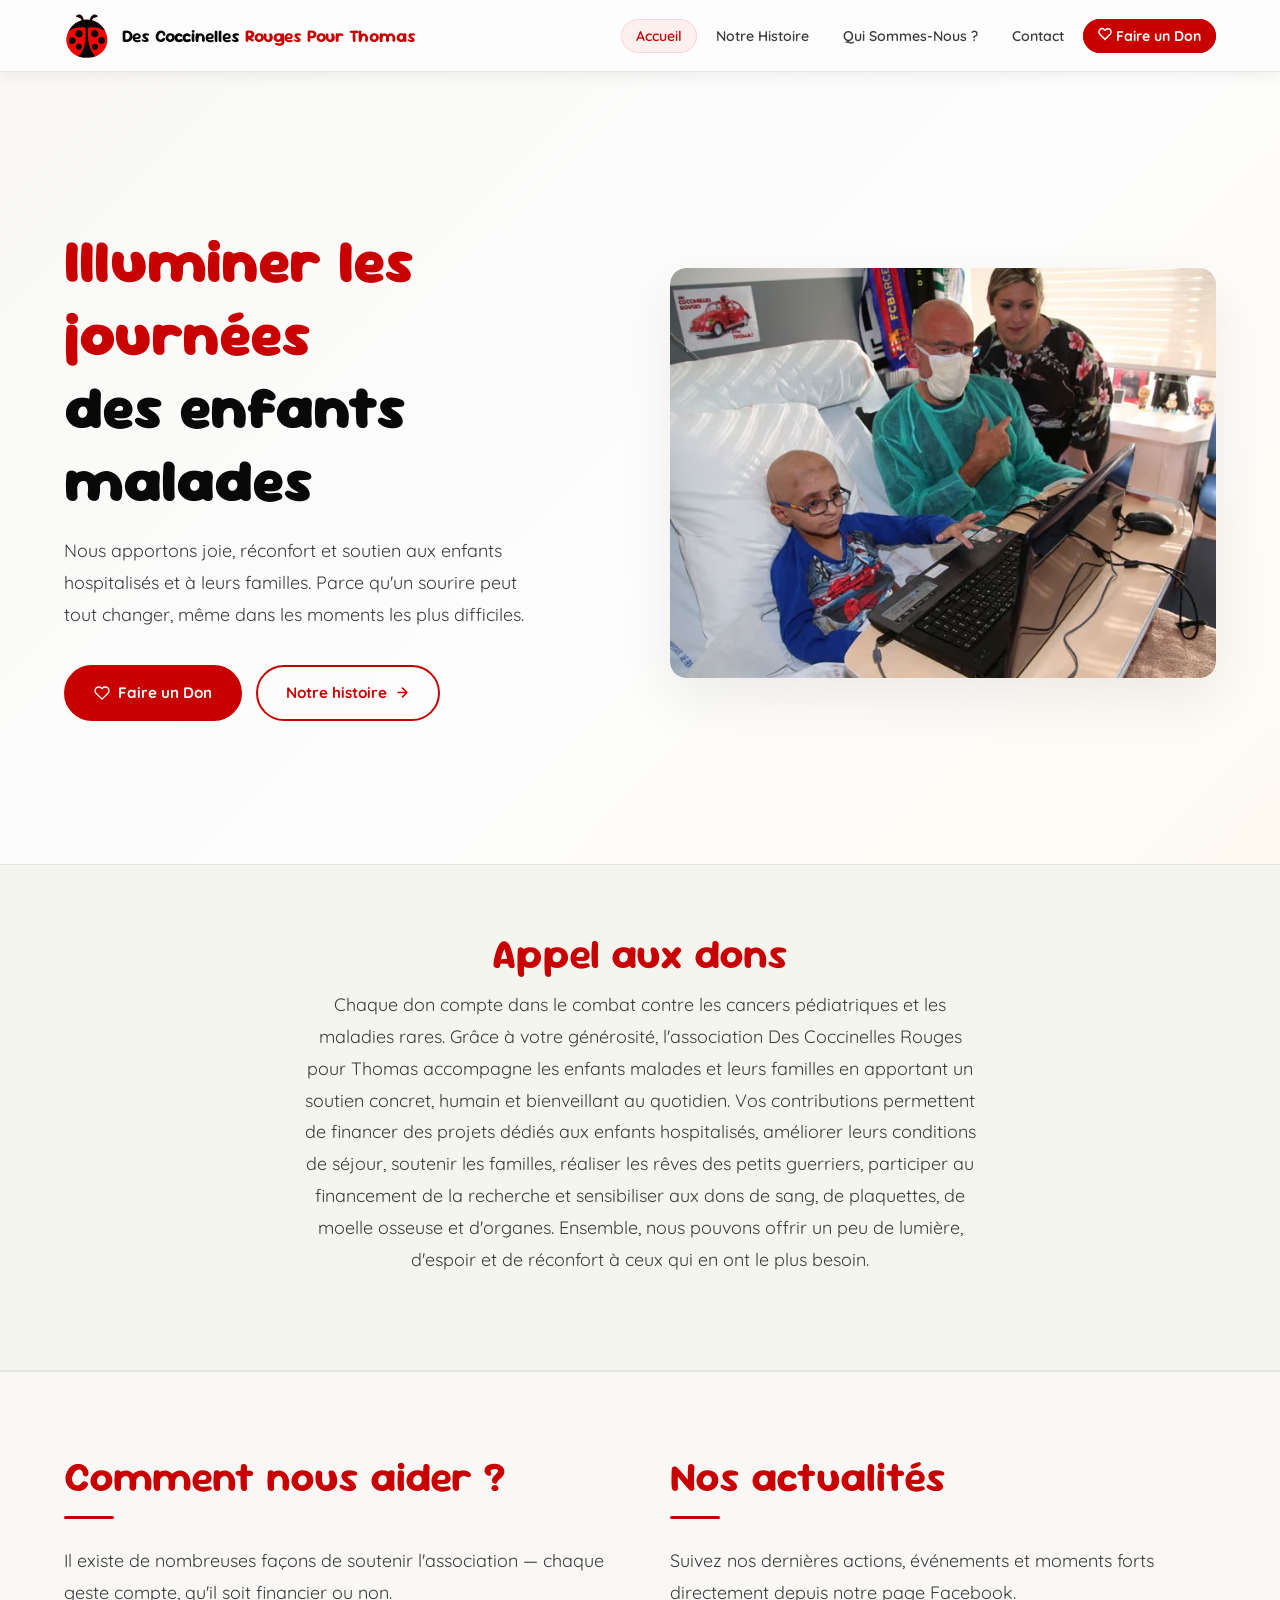
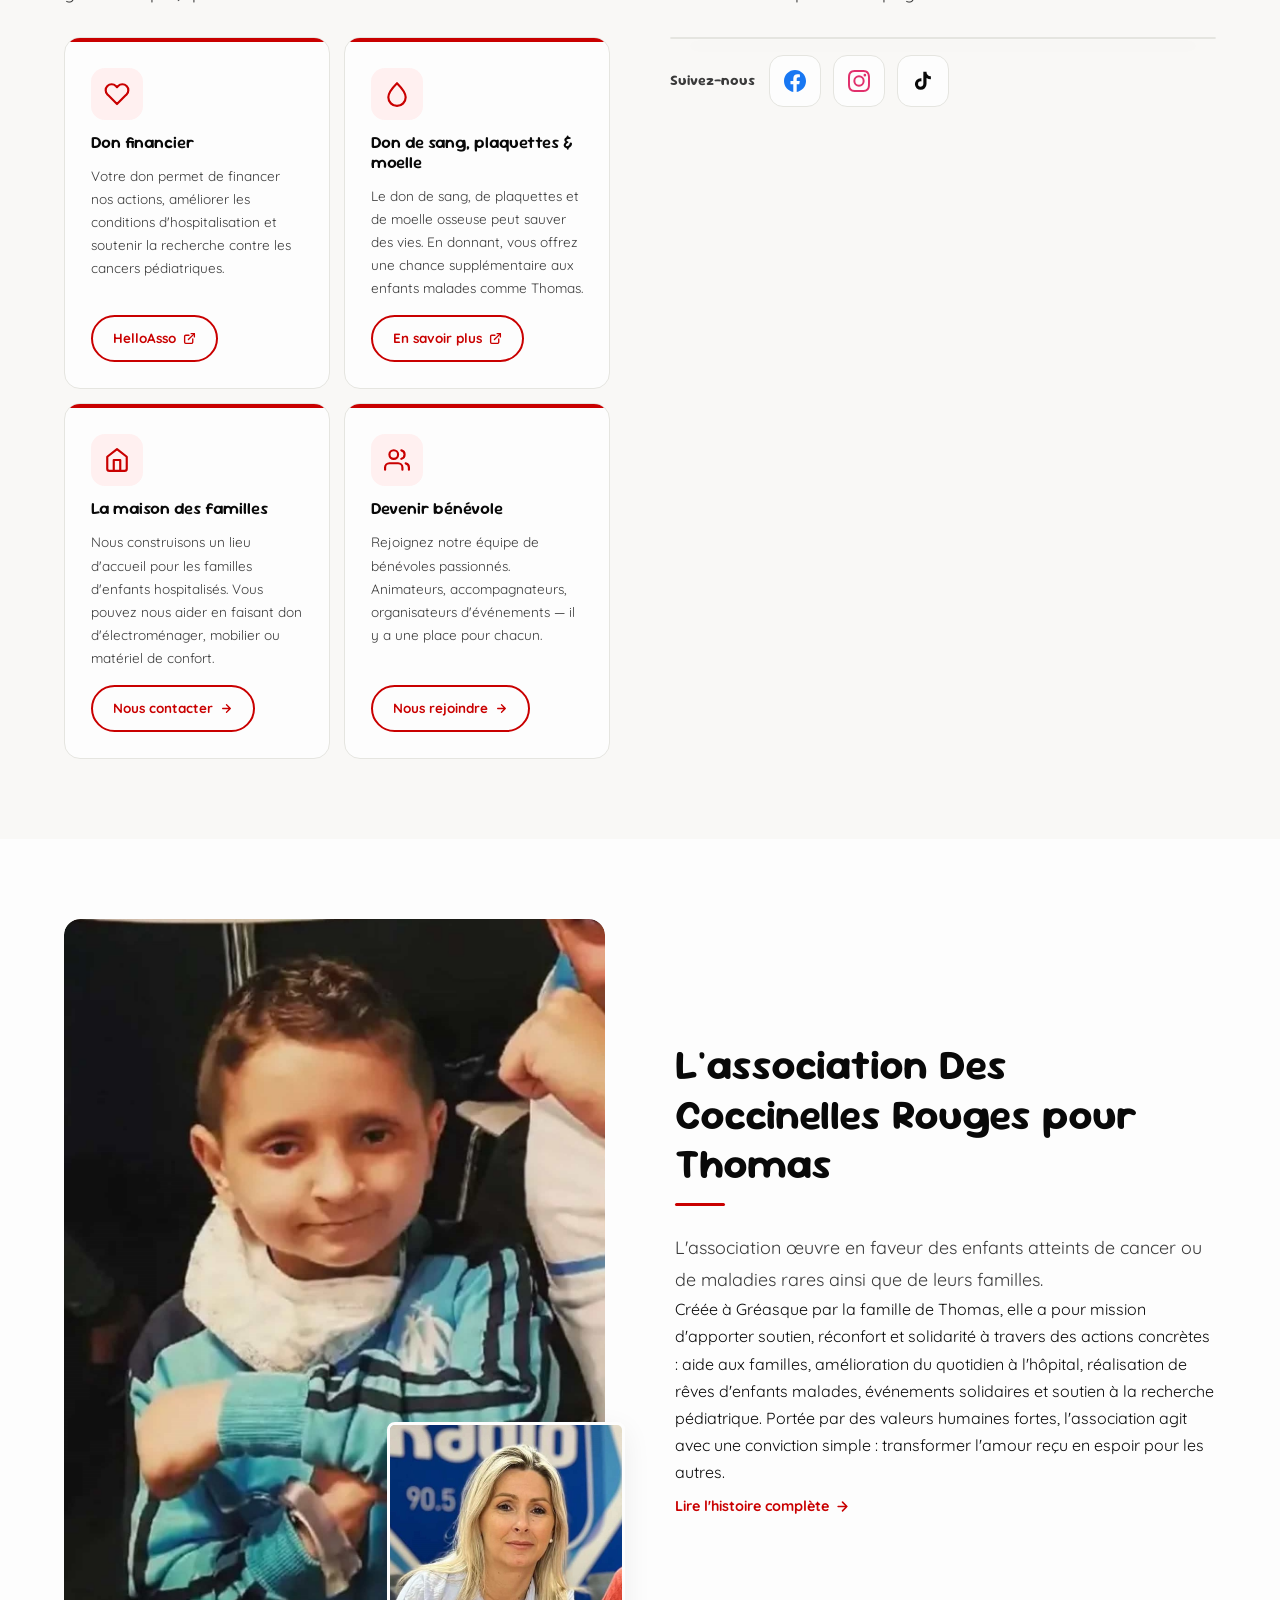
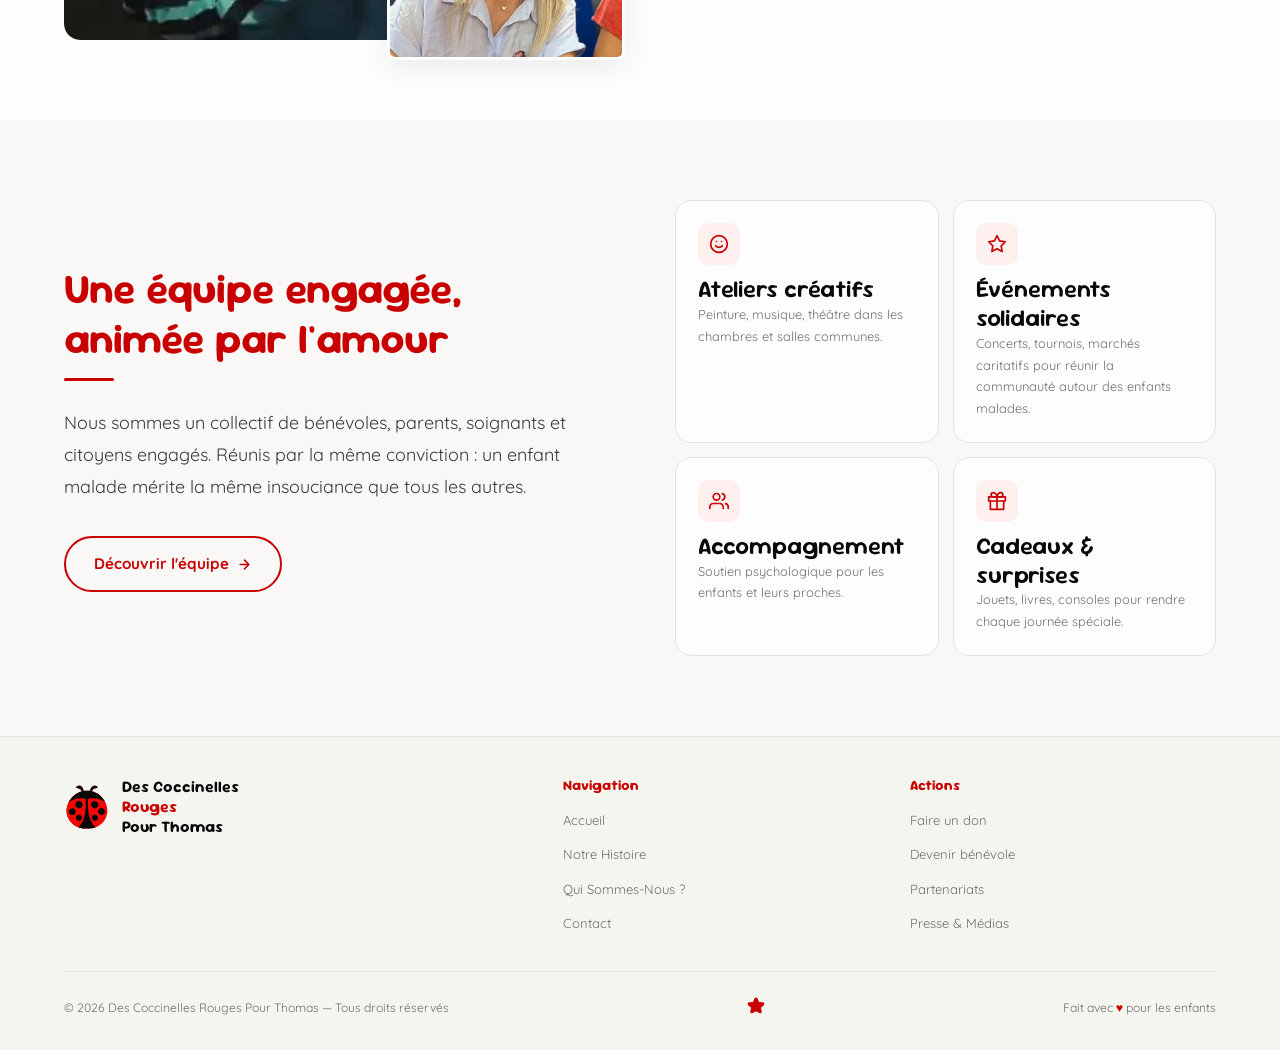
<file: index.html>
<!DOCTYPE html>
<html lang="fr">
<head>
  <meta charset="UTF-8">
  <meta name="viewport" content="width=device-width, initial-scale=1.0">

  <!-- =============================================
       SEO — TITRE & DESCRIPTION
       ============================================= -->
  <title>Des Coccinelles Rouges Pour Thomas — Soutien aux enfants malades, Gréasque (13)</title>
  <meta name="description" content="Association Des Coccinelles Rouges Pour Thomas : soutien aux enfants atteints de cancer pédiatrique ou de maladies rares et à leurs familles. Faites un don, devenez bénévole. Basée à Gréasque (Bouches-du-Rhône).">
  <meta name="keywords" content="association enfants malades, cancer pédiatrique, maladies rares, soutien familles, Gréasque, Bouches-du-Rhône, leucémie enfant, faire un don association, bénévolat, coccinelles rouges Thomas, Sabine Matina">
  <meta name="author" content="Association Des Coccinelles Rouges Pour Thomas">
  <meta name="robots" content="index, follow">
  <link rel="canonical" href="https://www.descoccinellesrougespourthomas.fr/">

  <!-- =============================================
       OPEN GRAPH (Facebook, LinkedIn, WhatsApp…)
       ============================================= -->
  <meta property="og:type"        content="website">
  <meta property="og:locale"      content="fr_FR">
  <meta property="og:url"         content="https://www.descoccinellesrougespourthomas.fr/">
  <meta property="og:site_name"   content="Des Coccinelles Rouges Pour Thomas">
  <meta property="og:title"       content="Des Coccinelles Rouges Pour Thomas — Soutien aux enfants malades">
  <meta property="og:description" content="Association de soutien aux enfants atteints de cancer ou de maladies rares et à leurs familles. Rejoignez-nous, faites un don, devenez bénévole.">
  <meta property="og:image"       content="https://www.descoccinellesrougespourthomas.fr/images/logo/coccinelle.svg">

  <!-- =============================================
       TWITTER CARD
       ============================================= -->
  <meta name="twitter:card"        content="summary_large_image">
  <meta name="twitter:title"       content="Des Coccinelles Rouges Pour Thomas">
  <meta name="twitter:description" content="Association de soutien aux enfants atteints de cancer ou de maladies rares et à leurs familles. Faites un don, devenez bénévole.">
  <meta name="twitter:image"       content="https://www.descoccinellesrougespourthomas.fr/images/logo/coccinelle.svg">

  <!-- =============================================
       DONNÉES STRUCTURÉES — Google Rich Results
       ============================================= -->
  <script type="application/ld+json">
  {
    "@context": "https://schema.org",
    "@type": "NGO",
    "name": "Des Coccinelles Rouges Pour Thomas",
    "alternateName": "Coccinelles Rouges Thomas",
    "url": "https://www.descoccinellesrougespourthomas.fr/",
    "logo": "https://www.descoccinellesrougespourthomas.fr/images/logo/coccinelle.svg",
    "description": "Association de soutien aux enfants atteints de cancer pédiatrique ou de maladies rares et à leurs familles, fondée à Gréasque par Sabine Matina en mémoire de Thomas.",
    "foundingDate": "2019",
    "address": {
      "@type": "PostalAddress",
      "streetAddress": "6A Les Castors",
      "postalCode": "13850",
      "addressLocality": "Gréasque",
      "addressCountry": "FR"
    },
    "contactPoint": [
      {
        "@type": "ContactPoint",
        "telephone": "+33-6-26-09-50-68",
        "contactType": "customer support",
        "name": "Sabine Matina",
        "availableLanguage": "French"
      },
      {
        "@type": "ContactPoint",
        "email": "descoccinellesrougespourthomas@gmail.com",
        "contactType": "customer support"
      }
    ],
    "sameAs": [
      "https://www.facebook.com/descoccinellesrougespourthomas",
      "https://www.instagram.com/descoccinellesrougespourthomas/",
      "https://www.tiktok.com/@matinathomas110710"
    ],
    "areaServed": "FR"
  }
  </script>

  <!-- Polices -->
  <link rel="preconnect" href="https://fonts.googleapis.com">
  <link rel="preconnect" href="https://fonts.gstatic.com" crossorigin>
  <link rel="preload" as="image" href="images/accueil.png" fetchpriority="high">
  <link rel="preload" as="style" href="https://fonts.googleapis.com/css2?family=Sour+Gummy:wght@400;600;700;900&family=Quicksand:wght@400;500;600;700&display=swap" onload="this.onload=null;this.rel='stylesheet'">
  <noscript><link rel="stylesheet" href="https://fonts.googleapis.com/css2?family=Sour+Gummy:wght@400;600;700;900&family=Quicksand:wght@400;500;600;700&display=swap"></noscript>
  <link rel="stylesheet" href="style.css">
</head>
<body>

<!-- =============================================
     NAVIGATION
     ============================================= -->
<nav class="main-nav">
  <div class="nav-logo" onclick="go('home')">
    <div class="logo-img" id="nav-logo">LOGO</div>
    <div class="logo-name" id="nav-name">Nom de <span>l'Association</span></div>
  </div>
  <ul class="nav-links">
    <li><a href="#accueil" onclick="go('home');return false;" id="n-home">Accueil</a></li>
    <li><a href="#histoire" onclick="go('histoire');return false;" id="n-histoire">Notre Histoire</a></li>
    <li><a href="#qui" onclick="go('qui');return false;" id="n-qui">Qui Sommes-Nous ?</a></li>
    <li><a href="#contact" onclick="go('contact');return false;" id="n-contact">Contact</a></li>
    <li><a id="nav-cta-don" href="#" target="_blank" rel="noopener noreferrer" class="nav-cta">
      <svg width="14" height="14" viewBox="0 0 24 24" fill="none" stroke="currentColor" stroke-width="2.5" stroke-linecap="round" stroke-linejoin="round" aria-hidden="true">
        <path d="M20.84 4.61a5.5 5.5 0 0 0-7.78 0L12 5.67l-1.06-1.06a5.5 5.5 0 0 0-7.78 7.78l1.06 1.06L12 21.23l7.78-7.78 1.06-1.06a5.5 5.5 0 0 0 0-7.78z"/>
      </svg>
      Faire un Don
    </a></li>
  </ul>
  <button class="hamburger" onclick="toggleMenu()" aria-label="Ouvrir le menu" aria-expanded="false" type="button">
    <span aria-hidden="true"></span><span aria-hidden="true"></span><span aria-hidden="true"></span>
  </button>
</nav>

<div class="mobile-menu" id="mob">
  <a href="#accueil" onclick="go('home');toggleMenu();return false;">Accueil</a>
  <a href="#histoire" onclick="go('histoire');toggleMenu();return false;">Notre Histoire</a>
  <a href="#qui" onclick="go('qui');toggleMenu();return false;">Qui Sommes-Nous ?</a>
  <a href="#contact" onclick="go('contact');toggleMenu();return false;">Contact</a>
  <a id="mob-cta-don" href="#" target="_blank" rel="noopener noreferrer" style="color:var(--red);font-weight:700;">Faire un Don</a>
</div>

<main>

<!-- =============================================
     PAGE : ACCUEIL
     ============================================= -->
<div class="page active" id="page-home">

  <!-- HERO -->
  <section class="hero" aria-label="Présentation de l'association">
    <div class="hero-inner">
      <div>
        <h1 id="h-titre">Illuminer les journées<em>des enfants malades</em></h1>
        <p class="lead" id="h-texte">Nous apportons joie, réconfort et soutien aux enfants hospitalisés et à leurs familles. Parce qu'un sourire peut tout changer, même dans les moments les plus difficiles.</p>
        <div class="hero-btns">
          <a id="hero-don-btn" href="#" target="_blank" rel="noopener noreferrer" class="btn btn-primary">
            <svg width="16" height="16" viewBox="0 0 24 24" fill="none" stroke="currentColor" stroke-width="2" stroke-linecap="round" stroke-linejoin="round" aria-hidden="true">
              <path d="M20.84 4.61a5.5 5.5 0 0 0-7.78 0L12 5.67l-1.06-1.06a5.5 5.5 0 0 0-7.78 7.78l1.06 1.06L12 21.23l7.78-7.78 1.06-1.06a5.5 5.5 0 0 0 0-7.78z"/>
            </svg>
            Faire un Don
          </a>
          <a class="btn btn-outline" href="#histoire" onclick="go('histoire');return false;">
            Notre histoire
            <svg width="15" height="15" viewBox="0 0 24 24" fill="none" stroke="currentColor" stroke-width="2.5" stroke-linecap="round" stroke-linejoin="round" aria-hidden="true">
              <path d="M5 12h14M12 5l7 7-7 7"/>
            </svg>
          </a>
        </div>
      </div>

      <div class="hero-img" id="hero-img-box">
        <div class="img-ph" style="width:100%;height:100%;border-radius:16px;">
          <svg viewBox="0 0 24 24" fill="none" stroke="currentColor" stroke-width="1.5" aria-hidden="true">
            <rect x="3" y="3" width="18" height="18" rx="3"/>
            <circle cx="8.5" cy="8.5" r="1.5"/>
            <path d="M21 15l-5-5L5 21"/>
          </svg>
          <span>Photo principale<br><small>(800×600px)</small></span>
        </div>
      </div>
    </div>
  </section>

  <!-- APPEL AUX DONS -->
  <section class="don-band" id="dons" aria-label="Appel aux dons">
    <div class="don-band-inner">
      <h2 id="don-t"></h2>
      <p class="lead" id="don-p"></p>
    </div>
  </section>

  <!-- COMMENT AIDER + ACTUALITÉS -->
  <section class="aider-actu" aria-label="Comment aider et actualités">
    <div class="aider-actu-inner">

      <!-- Gauche : cartes de dons 2x2 -->
      <div class="aider-col">
        <h2>Comment nous aider ?</h2>
        <div class="divider"></div>
        <p class="lead" style="margin-bottom:28px;">Il existe de nombreuses façons de soutenir l'association — chaque geste compte, qu'il soit financier ou non.</p>
        <div class="dons-grid" id="dons-grid"></div>
      </div>

      <!-- Droite : widget Facebook + réseaux -->
      <div class="actu-col">
        <h2>Nos actualités</h2>
        <div class="divider"></div>
        <p class="lead" style="margin-bottom:28px;">Suivez nos dernières actions, événements et moments forts directement depuis notre page Facebook.</p>
        <div class="actu-widget">
          <div id="fb-root"></div>
          <!-- Facade Facebook : chargée automatiquement au scroll -->
          <div id="fb-facade" aria-hidden="true"
               style="width:100%;height:420px;background:#f0f2f5;border-radius:12px;display:flex;flex-direction:column;align-items:center;justify-content:center;gap:16px;">
            <svg width="48" height="48" viewBox="0 0 24 24" fill="#1877f2" aria-hidden="true"><path d="M24 12.073c0-6.627-5.373-12-12-12s-12 5.373-12 12c0 5.99 4.388 10.954 10.125 11.854v-8.385H7.078v-3.47h3.047V9.43c0-3.007 1.792-4.669 4.533-4.669 1.312 0 2.686.235 2.686.235v2.953H15.83c-1.491 0-1.956.925-1.956 1.874v2.25h3.328l-.532 3.47h-2.796v8.385C19.612 23.027 24 18.062 24 12.073z"/></svg>
            <div style="text-align:center;">
              <p style="font-weight:700;color:#1c1e21;margin:0;">Nos actualités Facebook</p>
              <p style="font-size:.85rem;color:#606770;margin:4px 0 0;">Chargement en cours…</p>
            </div>
          </div>
          <div id="fb-widget" style="display:none;">
            <div class="fb-page"
              data-href="https://www.facebook.com/descoccinellesrougespourthomas"
              data-tabs="timeline"
              data-width="500"
              data-height="800"
              data-small-header="true"
              data-adapt-container-width="true"
              data-hide-cover="false"
              data-show-facepile="false">
            </div>
          </div>
        </div>
        <div class="actu-social">
          <p class="actu-social-label">Suivez-nous</p>
          <div class="social-links" id="soc-home"></div>
        </div>
      </div>

    </div>
  </section>

  <!-- POURQUOI L'ASSO -->
  <section class="about-strip" aria-label="À propos de l'association">
    <div class="about-strip-inner">
      <div class="about-img-wrap">
        <div class="about-img-main" id="abt-portrait">
          <div class="img-ph" style="width:100%;height:100%;">
            <svg viewBox="0 0 24 24" fill="none" stroke="currentColor" stroke-width="1.5" aria-hidden="true">
              <rect x="3" y="3" width="18" height="18" rx="3"/>
              <circle cx="8.5" cy="8.5" r="1.5"/>
              <path d="M21 15l-5-5L5 21"/>
            </svg>
            <span>Photo portrait<br><small>(400×530px)</small></span>
          </div>
        </div>
        <div class="about-img-small" id="abt-carre">
          <div class="img-ph" style="width:100%;height:100%;border-radius:6px;">
            <svg viewBox="0 0 24 24" fill="none" stroke="currentColor" stroke-width="1.5" aria-hidden="true">
              <rect x="3" y="3" width="18" height="18" rx="3"/>
              <circle cx="8.5" cy="8.5" r="1.5"/>
              <path d="M21 15l-5-5L5 21"/>
            </svg>
            <span>Carré</span>
          </div>
        </div>
      </div>
      <div>
        <h2 id="abt-t"></h2>
        <div class="divider"></div>
        <p class="lead" id="abt-p1"></p>
        <p id="abt-p2"></p>
        <a class="link-arrow" href="#histoire" onclick="go('histoire');return false;">
          Lire l'histoire complète
          <svg width="15" height="15" viewBox="0 0 24 24" fill="none" stroke="currentColor" stroke-width="2.5" stroke-linecap="round" stroke-linejoin="round" aria-hidden="true">
            <path d="M5 12h14M12 5l7 7-7 7"/>
          </svg>
        </a>
      </div>
    </div>
  </section>

  <!-- QUI SOMMES NOUS -->
  <section class="qui-strip" aria-label="Notre équipe et nos actions">
    <div class="qui-strip-inner">
      <div class="qui-strip-text">
        <h2 id="qui-t"></h2>
        <div class="divider"></div>
        <p class="lead" id="qui-p"></p>
        <a class="btn btn-outline" href="#qui" onclick="go('qui');return false;" style="margin-top:18px;">
          Découvrir l'équipe
          <svg width="15" height="15" viewBox="0 0 24 24" fill="none" stroke="currentColor" stroke-width="2.5" stroke-linecap="round" stroke-linejoin="round" aria-hidden="true">
            <path d="M5 12h14M12 5l7 7-7 7"/>
          </svg>
        </a>
      </div>
      <div class="qui-cards" id="actions-grid"></div>
    </div>
  </section>


</div><!-- /page-home -->


<!-- =============================================
     PAGE : NOTRE HISTOIRE
     ============================================= -->
<div class="page" id="page-histoire">

  <div class="page-hero">
    <h1>L'Histoire de Thomas</h1>
    <p class="lead">Comment une épreuve personnelle est devenue un mouvement de solidarité.</p>
  </div>

  <article class="story-section">
    <h2>Le commencement</h2>
    <div class="divider"></div>
    <p class="lead" id="st-intro"></p>

    <div class="story-img" id="st-img1">
      <div class="img-ph" style="width:100%;height:100%;border-radius:14px;">
        <svg viewBox="0 0 24 24" fill="none" stroke="currentColor" stroke-width="1.5" aria-hidden="true">
          <rect x="3" y="3" width="18" height="18" rx="3"/>
          <circle cx="8.5" cy="8.5" r="1.5"/>
          <path d="M21 15l-5-5L5 21"/>
        </svg>
        <span>Photo de Thomas / moment clé<br><small>(800×450px)</small></span>
      </div>
    </div>

    <p id="st-t1"></p>
    <p id="st-t2"></p>

    <h2 style="margin-top:46px;" id="st-naiss"></h2>
    <div class="divider"></div>

    <div class="story-img" id="st-img2">
      <div class="img-ph" style="width:100%;height:100%;border-radius:14px;">
        <svg viewBox="0 0 24 24" fill="none" stroke="currentColor" stroke-width="1.5" aria-hidden="true">
          <rect x="3" y="3" width="18" height="18" rx="3"/>
          <circle cx="8.5" cy="8.5" r="1.5"/>
          <path d="M21 15l-5-5L5 21"/>
        </svg>
        <span>Fondation / équipe<br><small>(800×450px)</small></span>
      </div>
    </div>

    <p id="st-t3"></p>
    <p id="st-t4"></p>
  </article>

  <!-- CTA -->
  <div class="cta-band">
    <h2>Vous aussi, rejoignez l'aventure</h2>
    <p class="lead">Bénévole, donateur ou simplement curieux — il y a une place pour vous dans notre famille.</p>
    <div class="cta-btns">
      <a id="histoire-don-btn" href="#" target="_blank" rel="noopener noreferrer" class="btn btn-primary">
        <svg width="16" height="16" viewBox="0 0 24 24" fill="none" stroke="currentColor" stroke-width="2" stroke-linecap="round" stroke-linejoin="round" aria-hidden="true">
          <path d="M20.84 4.61a5.5 5.5 0 0 0-7.78 0L12 5.67l-1.06-1.06a5.5 5.5 0 0 0-7.78 7.78l1.06 1.06L12 21.23l7.78-7.78 1.06-1.06a5.5 5.5 0 0 0 0-7.78z"/>
        </svg>
        Faire un don
      </a>
      <a class="btn btn-outline" href="#contact" onclick="go('contact');return false;">
        Nous rejoindre
        <svg width="15" height="15" viewBox="0 0 24 24" fill="none" stroke="currentColor" stroke-width="2.5" stroke-linecap="round" stroke-linejoin="round" aria-hidden="true">
          <path d="M5 12h14M12 5l7 7-7 7"/>
        </svg>
      </a>
    </div>
  </div>

</div><!-- /page-histoire -->


<!-- =============================================
     PAGE : QUI SOMMES-NOUS
     ============================================= -->
<div class="page" id="page-qui">

  <div class="page-hero">
    <h1>Qui Sommes-Nous ?</h1>
    <p class="lead">Des hommes et des femmes passionnés, unis par un même engagement.</p>
  </div>

  <section class="section">
    <div style="max-width:720px;">
      <h2 style="color:var(--red);">Plus qu'une association,<br>une famille</h2>
      <div class="divider"></div>
      <p class="lead" id="q-intro"></p>
      <p style="color:var(--ink-mid);margin-top:14px;" id="q-t2"></p>
    </div>
    <h3 style="margin-top:56px;margin-bottom:6px;">Nos valeurs</h3>
    <div class="divider"></div>
    <div class="values-grid" id="val-grid"></div>
  </section>

  <section class="section" style="background:var(--section-bg);max-width:100%;padding:56px 5%;">
    <div style="max-width:1200px;margin:0 auto;">
      <h2 style="color:var(--red);">L'équipe dirigeante</h2>
      <div class="divider"></div>
      <div class="team-grid" id="team-grid"></div>
    </div>
  </section>

  <section class="section" style="background:var(--off-white);max-width:100%;padding:56px 5%;">
    <div style="max-width:1200px;margin:0 auto;">
      <h2 style="color:var(--red);">Nos parrains</h2>
      <div class="divider"></div>
      <div class="team-grid" id="parrains-grid"></div>
    </div>
  </section>

</div><!-- /page-qui -->


<!-- =============================================
     PAGE : CONTACT
     ============================================= -->
<div class="page" id="page-contact">

  <div class="page-hero">
    <h1>On est là pour vous</h1>
    <p class="lead">Pour un don, un partenariat, du bénévolat ou simplement pour nous dire bonjour.</p>
  </div>

  <div class="contact-grid">
    <address class="contact-info">
      <h2>Comment nous joindre ?</h2>
      <div class="divider"></div>
      <p class="lead" id="ct-intro"></p>

      <div class="c-item">
        <div class="c-icon">
          <svg width="19" height="19" viewBox="0 0 24 24" fill="none" stroke="currentColor" stroke-width="2" stroke-linecap="round" stroke-linejoin="round" aria-hidden="true">
            <path d="M12 2C8.13 2 5 5.13 5 9c0 5.25 7 13 7 13s7-7.75 7-13c0-3.87-3.13-7-7-7z"/>
            <circle cx="12" cy="9" r="2.5"/>
          </svg>
        </div>
        <div><h4>Adresse</h4><p id="ct-adr"></p></div>
      </div>

      <div class="c-item">
        <div class="c-icon">
          <svg width="19" height="19" viewBox="0 0 24 24" fill="none" stroke="currentColor" stroke-width="2" stroke-linecap="round" stroke-linejoin="round" aria-hidden="true">
            <path d="M4 4h16c1.1 0 2 .9 2 2v12c0 1.1-.9 2-2 2H4c-1.1 0-2-.9-2-2V6c0-1.1.9-2 2-2z"/>
            <polyline points="22,6 12,13 2,6"/>
          </svg>
        </div>
        <div><h4>Email</h4><a id="ct-email"></a></div>
      </div>

      <div id="ct-tels"></div>
    </address>

    <div class="contact-form">
      <h3>Envoyez-nous un message</h3>
      <div class="form-group">
        <label for="f-nom">Votre nom complet</label>
        <input id="f-nom" type="text" placeholder="Prénom Nom" autocomplete="name">
      </div>
      <div class="form-group">
        <label for="f-email">Adresse email</label>
        <input id="f-email" type="email" placeholder="votre@email.fr" autocomplete="email">
      </div>
      <div class="form-group">
        <label for="ct-sujets">Sujet</label>
        <select id="ct-sujets"></select>
      </div>
      <div class="form-group">
        <label for="f-msg">Votre message</label>
        <textarea id="f-msg" placeholder="Dites-nous comment nous pouvons vous aider…"></textarea>
      </div>
      <button class="btn btn-primary" style="width:100%;justify-content:center;"
              onclick="alert('Connectez ce bouton à votre backend !')">
        Envoyer le message
        <svg width="15" height="15" viewBox="0 0 24 24" fill="none" stroke="currentColor" stroke-width="2.5" stroke-linecap="round" stroke-linejoin="round" aria-hidden="true">
          <line x1="22" y1="2" x2="11" y2="13"/>
          <polygon points="22 2 15 22 11 13 2 9 22 2"/>
        </svg>
      </button>
    </div>
  </div>

  <div class="contact-social">
    <h3>Retrouvez-nous en ligne</h3>
    <div class="social-grid" id="soc-contact"></div>
  </div>

</div><!-- /page-contact -->

</main>

<!-- =============================================
     FOOTER
     ============================================= -->
<footer>
  <div class="footer-inner">
    <div class="footer-brand">
      <div class="nav-logo" style="cursor:default; align-items:center;">
        <div class="logo-img" style="width:46px;height:46px;font-size:8px;" id="ft-logo">LOGO</div>
        <div class="footer-brand-name">
          <span>Des Coccinelles</span>
          <span class="footer-brand-red">Rouges</span>
          <span>Pour Thomas</span>
        </div>
      </div>
      <p id="ft-legal" style="display:none;"></p>
    </div>
    <div class="footer-col" aria-label="Navigation secondaire">
      <h4>Navigation</h4>
      <ul>
        <li><a href="#accueil" onclick="go('home');return false;">Accueil</a></li>
        <li><a href="#histoire" onclick="go('histoire');return false;">Notre Histoire</a></li>
        <li><a href="#qui" onclick="go('qui');return false;">Qui Sommes-Nous ?</a></li>
        <li><a href="#contact" onclick="go('contact');return false;">Contact</a></li>
      </ul>
    </div>
    <div class="footer-col">
      <h4>Actions</h4>
      <ul>
        <li><a href="#" onclick="goDon();return false;">Faire un don</a></li>
        <li><a href="#contact" onclick="go('contact');return false;">Devenir bénévole</a></li>
        <li><a href="#contact" onclick="go('contact');return false;">Partenariats</a></li>
        <li><a href="#contact" onclick="go('contact');return false;">Presse &amp; Médias</a></li>
      </ul>
    </div>
  </div>
  <div class="footer-bottom">
    <span id="ft-copy"></span>
    <div class="tooltip-container">
      <span class="tooltip"><span>Réalisé par</span><strong style="color:var(--red);margin-left:4px">Starman</strong></span>
      <span class="text">
        <div class="borde-back">
          <div class="icon">
            <a href="https://github.com/Starman404" target="_blank" rel="noopener noreferrer" aria-label="GitHub de Starman, développeur du site">
              <svg xmlns="http://www.w3.org/2000/svg" width="20" height="20" fill="currentColor" viewBox="0 0 24 24" style="color:var(--red);" aria-hidden="true" focusable="false">
                <path d="M13.849 4.22c-.684-1.626-3.014-1.626-3.698 0L8.397 8.387l-4.552.361c-1.775.14-2.495 2.331-1.142 3.477l3.468 2.937-1.06 4.392c-.413 1.713 1.472 3.067 2.992 2.149L12 19.35l3.897 2.354c1.52.918 3.405-.436 2.992-2.15l-1.06-4.39 3.468-2.938c1.353-1.146.633-3.336-1.142-3.477l-4.552-.36-1.754-4.17Z"/>
              </svg>
            </a>
          </div>
        </div>
      </span>
    </div>
    <span>Fait avec <span class="footer-heart">♥</span> pour les enfants</span>
  </div>
</footer>


<script src="main.js" defer></script>
</body>
</html>
</file>
<file: style.css>
/* =============================================
   CSS VARIABLES
   ============================================= */
:root {
  --white:      #fdfdfd;
  --off-white:  #f5f5f0;
  --section-bg: #f9f8f6;
  --red:        #c90000;
  --red-pale:   #fff0f0;
  --gold:       #f7b538;
  --gold-pale:  #fff8e7;
  --ink:        #090909;
  --ink-mid:    #3a3a3a;
  --ink-light:  #6e6e6e;
  --border:     #e5e5e0;
  --shadow:     rgba(9,9,9,0.07);
  --font-title: 'Sour Gummy', cursive;
  --font-body:  'Quicksand', sans-serif;
  --nav-h:      72px;
  --radius:     16px;
  --radius-sm:  8px;
}

/* =============================================
   RESET & BASE
   ============================================= */
*, *::before, *::after { box-sizing: border-box; margin: 0; padding: 0; }
html { scroll-behavior: smooth; }
body {
  font-family: var(--font-body);
  background: var(--white);
  color: var(--ink);
  line-height: 1.7;
  font-size: 16px;
  overflow-x: hidden;
}
img { display: block; width: 100%; height: 100%; object-fit: cover; }
a { color: inherit; text-decoration: none; }
em { font-style: normal; }

/* =============================================
   PAGE SYSTEM
   ============================================= */
.page { display: none; animation: fadeUp .4s ease both; }
.page.active { display: block; }
@keyframes fadeUp {
  from { opacity: 0; transform: translateY(16px); }
  to   { opacity: 1; transform: translateY(0); }
}

/* =============================================
   NAVIGATION
   ============================================= */
nav.main-nav {
  position: fixed; top: 0; left: 0; right: 0;
  height: var(--nav-h);
  background: var(--white);
  border-bottom: 1.5px solid var(--border);
  display: flex; align-items: center; justify-content: space-between;
  padding: 0 5%;
  z-index: 100;
  box-shadow: 0 2px 16px var(--shadow);
}
.nav-logo { display: flex; align-items: center; gap: 12px; cursor: pointer; }
.logo-img {
  width: 46px; height: 46px; border-radius: 50%;
  background: var(--red-pale); border: 2px dashed var(--red);
  display: flex; align-items: center; justify-content: center;
  font-size: 9px; color: var(--red); font-family: var(--font-body);
  font-weight: 700; text-align: center; line-height: 1.2;
  flex-shrink: 0; overflow: hidden;
}
/* Quand le logo réel est chargé, on écrase les styles placeholder */
.logo-img img {
  width: 100%; height: 100%;
  object-fit: contain;
  border-radius: 0;
  display: block;
}
.logo-name { font-family: var(--font-title); font-weight: 700; font-size: 1.1rem; color: var(--ink); line-height: 1.2; }
.logo-name span { color: var(--red); }

.nav-links { display: flex; gap: 4px; list-style: none; }
.nav-links a {
  font-family: var(--font-body); font-weight: 600; font-size: .88rem;
  color: var(--ink-mid); padding: 7px 14px; border-radius: 50px;
  transition: all .2s; cursor: pointer; border: 1.5px solid transparent;
}
.nav-links a:hover,
.nav-links a.active { color: var(--red); background: var(--red-pale); border-color: rgba(241,8,8,.12); }

.nav-cta {
  background: var(--red) !important; color: var(--white) !important;
  border-color: var(--red) !important; font-weight: 700 !important;
}
.nav-cta:hover {
  background: #c90606 !important;
  transform: translateY(-1px);
  box-shadow: 0 4px 14px rgba(241,8,8,.3) !important;
}

.hamburger { display: none; flex-direction: column; gap: 5px; cursor: pointer; padding: 4px; }
.hamburger span { width: 26px; height: 2.5px; background: var(--ink); border-radius: 2px; }

.mobile-menu {
  display: none; position: fixed;
  top: var(--nav-h); left: 0; right: 0;
  background: var(--white); border-bottom: 1.5px solid var(--border);
  padding: 16px 5%; flex-direction: column; gap: 6px;
  z-index: 99; box-shadow: 0 8px 24px var(--shadow);
}
.mobile-menu.open { display: flex; }
.mobile-menu a {
  font-family: var(--font-body); font-weight: 600; color: var(--ink-mid);
  padding: 10px 16px; border-radius: var(--radius-sm);
  cursor: pointer; transition: all .2s;
}
.mobile-menu a:hover { color: var(--red); background: var(--red-pale); }

main { padding-top: var(--nav-h); }

/* =============================================
   UTILITIES
   ============================================= */
.section { padding: 80px 5%; max-width: 1200px; margin: 0 auto; }

h1, h2, h3, h4 { font-family: var(--font-title); line-height: 1.2; }
h1 { font-size: clamp(2.2rem, 5vw, 3.8rem); font-weight: 900; }
h2 { font-size: clamp(1.7rem, 3.5vw, 2.6rem); font-weight: 700; }
h3 { font-size: clamp(1.1rem, 2vw, 1.5rem); font-weight: 600; }

.lead { font-size: clamp(1rem, 1.5vw, 1.12rem); color: var(--ink-mid); line-height: 1.78; }

.divider { width: 50px; height: 3px; background: var(--red); border-radius: 2px; margin: 14px 0 26px; }

.btn {
  display: inline-flex; align-items: center; gap: 8px;
  padding: 13px 28px; border-radius: 50px;
  font-family: var(--font-body); font-weight: 700; font-size: .95rem;
  cursor: pointer; transition: all .25s; border: 2px solid transparent;
}
.btn-primary { background: var(--red); color: var(--white); border-color: var(--red); }
.btn-primary:hover { background: #c90606; transform: translateY(-2px); box-shadow: 0 6px 20px rgba(241,8,8,.3); }
.btn-outline { background: transparent; color: var(--red); border-color: var(--red); }
.btn-outline:hover { background: var(--red-pale); transform: translateY(-2px); }

.link-arrow {
  display: inline-flex; align-items: center; gap: 6px;
  color: var(--red); font-weight: 700; font-size: .9rem;
  cursor: pointer; transition: gap .2s; margin-top: 8px;
}
.link-arrow:hover { gap: 10px; }

/* IMAGE PLACEHOLDER */
.img-ph {
  background: linear-gradient(135deg, #efeeec, #e6e5e2);
  border: 2px dashed #ccc; border-radius: var(--radius);
  display: flex; flex-direction: column; align-items: center;
  justify-content: center; gap: 10px;
  color: #999; font-family: var(--font-body); font-size: .82rem;
  font-weight: 600; text-align: center; padding: 20px;
  position: relative; overflow: hidden;
}
.img-ph::before {
  content: ''; position: absolute; inset: 0;
  background: repeating-linear-gradient(45deg, transparent, transparent 10px, rgba(0,0,0,.012) 10px, rgba(0,0,0,.012) 20px);
}
.img-ph svg { width: 32px; height: 32px; opacity: .28; flex-shrink: 0; }

/* =============================================
   PAGE 1 — ACCUEIL
   ============================================= */
.hero {
  background: linear-gradient(135deg, var(--section-bg) 0%, var(--white) 55%, #fefaf2 100%);
  padding: 70px 5% 60px; min-height: 88vh;
  display: flex; align-items: center;
}
.hero-inner {
  max-width: 1200px; margin: 0 auto;
  display: grid; grid-template-columns: 1fr 1fr;
  gap: 60px; align-items: center;
}
.hero h1 { color: var(--red); margin-bottom: 18px; }
.hero h1 em { font-style: normal; color: var(--ink); display: block; }
.hero p { color: var(--ink-mid); margin-bottom: 34px; max-width: 480px; }
.hero-btns { display: flex; gap: 14px; flex-wrap: wrap; }

.hero-img {
  width: 100%; aspect-ratio: 4/3; border-radius: var(--radius);
  box-shadow: 0 20px 56px var(--shadow); position: relative; overflow: hidden;
  contain-intrinsic-size: auto 450px;
  content-visibility: auto;
}
/* Prevent CLS: placeholder background while image loads */
.hero-img:not(:has(img)) {
  background: var(--section-bg);
}


/* DON BAND */
.don-band {
  background: var(--off-white);
  border-top: 1.5px solid var(--border); border-bottom: 1.5px solid var(--border);
  padding: 64px 5%; text-align: center;
}
.don-band-inner { max-width: 680px; margin: 0 auto; }
.don-band h2 { color: var(--red); margin-bottom: 10px; }
.don-band p  { color: var(--ink-mid); margin-bottom: 30px; }

.don-amounts { display: flex; justify-content: center; gap: 10px; flex-wrap: wrap; margin-bottom: 26px; }
.btn-don {
  background: var(--red); color: var(--white); border: 2px solid var(--red);
  padding: 14px 40px; border-radius: 50px;
  font-family: var(--font-body); font-weight: 700; font-size: 1rem;
  cursor: pointer; transition: all .25s;
  display: inline-flex; align-items: center; gap: 8px;
}
.btn-don:hover { background: #c90606; transform: translateY(-2px); box-shadow: 0 6px 20px rgba(241,8,8,.3); }

/* ABOUT STRIP */
.about-strip { padding: 80px 5%; background: var(--white); }
.about-strip-inner {
  max-width: 1200px; margin: 0 auto;
  display: grid; grid-template-columns: 1fr 1fr;
  gap: 70px; align-items: center;
}
.about-img-wrap { position: relative; }
.about-img-main { width: 100%; aspect-ratio: 3/4; border-radius: var(--radius); overflow: hidden; position: relative; }
.about-img-main img { position: absolute; inset: 0; width: 100%; height: 100%; object-fit: cover; border-radius: var(--radius); }
.about-img-small {
  position: absolute; width: 44%; aspect-ratio: 1;
  border-radius: var(--radius-sm); border: 3px solid var(--white);
  box-shadow: 0 8px 28px var(--shadow); bottom: -20px; right: -20px; overflow: hidden;
}
.about-strip-text h2 { color: var(--red); margin-bottom: 6px; }
.about-strip-text p  { color: var(--ink-mid); margin-bottom: 16px; }

/* QUI STRIP */
.qui-strip { padding: 80px 5%; background: var(--section-bg); }
.qui-strip-inner {
  max-width: 1200px; margin: 0 auto;
  display: grid; grid-template-columns: 1fr 1fr;
  gap: 70px; align-items: center;
}
.qui-strip-text h2 { color: var(--red); margin-bottom: 6px; }
.qui-strip-text p  { color: var(--ink-mid); margin-bottom: 16px; }

.qui-cards { display: grid; grid-template-columns: 1fr 1fr; gap: 14px; }
.qui-card {
  background: var(--white); border-radius: var(--radius);
  padding: 22px; border: 1.5px solid var(--border); transition: all .25s;
}
.qui-card:hover { border-color: var(--red); transform: translateY(-3px); box-shadow: 0 8px 22px var(--shadow); }
.qui-card .c-icon {
  width: 42px; height: 42px; background: var(--red-pale); border-radius: 10px;
  display: flex; align-items: center; justify-content: center;
  color: var(--red); margin-bottom: 10px;
}
.qui-card h4 { font-size: .9rem; margin-bottom: 5px; }
.qui-card p  { font-size: .8rem; color: var(--ink-light); }

/* SOCIAL BAND */
.social-band {
  padding: 56px 5%; background: var(--white);
  border-top: 1.5px solid var(--border); text-align: center;
}
.social-band h3 { color: var(--red); margin-bottom: 8px; }
.social-band p  { color: var(--ink-light); margin-bottom: 28px; }
.social-links   { display: flex; justify-content: center; gap: 12px; flex-wrap: wrap; }

.soc-btn {
  width: 52px; height: 52px; border-radius: 14px;
  display: flex; align-items: center; justify-content: center;
  cursor: pointer; transition: all .25s;
  border: 1.5px solid var(--border); background: var(--white);
}
.soc-btn:hover { transform: translateY(-3px); box-shadow: 0 6px 18px var(--shadow); }
.soc-btn.fb:hover { border-color: #1877f2; background: #f0f5ff; }
.soc-btn.ig:hover { border-color: #e1306c; background: #fff0f5; }
.soc-btn.tt:hover { border-color: #333;    background: #f5f5f5; }
.soc-btn.yt:hover { border-color: #ff0000; background: #fff0f0; }

/* =============================================
   PAGE HERO (partagé)
   ============================================= */
.page-hero {
  background: var(--section-bg); padding: 56px 5% 48px;
  text-align: center; border-bottom: 1.5px solid var(--border);
}
.page-hero h1 { color: var(--red); margin-bottom: 12px; }
.page-hero p  { color: var(--ink-mid); max-width: 560px; margin: 0 auto; }

/* =============================================
   PAGE 2 — HISTOIRE
   ============================================= */
.story-section { max-width: 780px; margin: 0 auto; padding: 70px 5%; }
.story-section h2 { color: var(--red); margin-bottom: 6px; }
.story-section p  { color: var(--ink-mid); margin-bottom: 16px; }
.story-img {
  width: 100%; aspect-ratio: 16/9; border-radius: var(--radius);
  overflow: hidden; margin: 28px 0;
  border: 1.5px solid var(--border); box-shadow: 0 8px 28px var(--shadow);
}

/* TIMELINE */
.tl-wrap {
  background: var(--section-bg);
  border-top: 1.5px solid var(--border); border-bottom: 1.5px solid var(--border);
  padding: 20px 0 60px;
}
.tl-header { text-align: center; padding: 40px 5% 10px; }
.tl-header h2 { color: var(--red); }

.timeline { max-width: 820px; margin: 0 auto; padding: 50px 5% 0; position: relative; }
.timeline::before {
  content: ''; position: absolute;
  left: 50%; top: 50px; bottom: 20px; width: 2px;
  background: linear-gradient(to bottom, var(--red), var(--gold));
  transform: translateX(-50%);
}
.tl-item { display: grid; grid-template-columns: 1fr 56px 1fr; margin-bottom: 52px; align-items: start; }
.tl-item:nth-child(odd)  .tl-c { grid-column: 1; text-align: right; padding-right: 30px; }
.tl-item:nth-child(odd)  .tl-e { grid-column: 3; }
.tl-item:nth-child(odd)  .tl-d { grid-column: 2; }
.tl-item:nth-child(even) .tl-c { grid-column: 3; text-align: left;  padding-left: 30px; }
.tl-item:nth-child(even) .tl-e { grid-column: 1; }
.tl-item:nth-child(even) .tl-d { grid-column: 2; }

.tl-d { display: flex; flex-direction: column; align-items: center; padding-top: 8px; }
.tl-dot {
  width: 16px; height: 16px; border-radius: 50%;
  background: var(--red); border: 3px solid var(--section-bg);
  box-shadow: 0 0 0 3px var(--red);
}
.tl-dot.gold { background: var(--gold); box-shadow: 0 0 0 3px var(--gold); }

.tl-year {
  display: inline-block; font-family: var(--font-title); font-size: .75rem; font-weight: 700;
  color: var(--red); background: var(--red-pale); border-radius: 50px;
  padding: 2px 12px; margin-bottom: 8px; border: 1.5px solid rgba(241,8,8,.2);
}
.tl-year.gold { color: #9a6800; background: var(--gold-pale); border-color: rgba(247,181,56,.3); }
.tl-c h3 { font-size: 1.05rem; margin-bottom: 7px; }
.tl-c p  { font-size: .85rem; color: var(--ink-mid); line-height: 1.65; }
.tl-img  { width: 100%; aspect-ratio: 16/10; border-radius: var(--radius-sm); overflow: hidden; margin-top: 12px; border: 1.5px solid var(--border); }

/* CTA bas d'histoire */
.cta-band { text-align: center; padding: 56px 5%; background: var(--white); }
.cta-band h2 { color: var(--red); margin-bottom: 10px; }
.cta-band p  { max-width: 460px; margin: 0 auto 26px; }
.cta-btns    { display: flex; gap: 14px; justify-content: center; flex-wrap: wrap; }

/* =============================================
   PAGE 3 — QUI SOMMES NOUS
   ============================================= */
.values-grid { display: grid; grid-template-columns: repeat(3, 1fr); gap: 20px; margin-top: 36px; }
.value-card {
  background: var(--white); border-radius: var(--radius);
  border: 1.5px solid var(--border); padding: 28px 22px;
  position: relative; overflow: hidden; transition: all .25s;
}
.value-card::before { content: ''; position: absolute; top: 0; left: 0; right: 0; height: 3px; background: var(--red); }
.value-card:nth-child(3n+2)::before { background: var(--gold); }
.value-card:hover { transform: translateY(-4px); box-shadow: 0 12px 28px var(--shadow); }
.v-icon {
  width: 44px; height: 44px; background: var(--red-pale); border-radius: 10px;
  display: flex; align-items: center; justify-content: center;
  color: var(--red); margin-bottom: 14px;
}
.v-icon.gold { background: var(--gold-pale); color: #9a6800; }
.value-card h3 { font-size: 1rem; margin-bottom: 8px; }
.value-card p  { font-size: .82rem; color: var(--ink-mid); }

/* TEAM — compact */
.team-grid {
  display: flex;
  flex-wrap: wrap;
  justify-content: center;
  gap: 14px; margin-top: 34px;
}
.team-card {
  width: 155px;
  background: var(--white); border-radius: var(--radius);
  border: 1.5px solid var(--border); overflow: hidden;
  transition: all .25s; text-align: center;
}
.team-card:hover { border-color: var(--red); transform: translateY(-3px); box-shadow: 0 10px 26px var(--shadow); }
.team-photo {
  min-height: 180px; width: 100%; aspect-ratio: 1; overflow: hidden; }
.team-info  { padding: 11px 10px 13px; }
.team-info h3   { font-size: .86rem; margin-bottom: 4px; }
.team-role {
  display: inline-block; background: var(--red-pale); color: var(--red);
  font-size: .66rem; font-weight: 700; padding: 2px 9px; border-radius: 50px; margin-bottom: 5px;
}
.team-info p { font-size: .72rem; color: var(--ink-light); }

/* =============================================
   PAGE 4 — CONTACT
   ============================================= */
.contact-grid {
  display: grid; grid-template-columns: 1fr 1fr;
  gap: 50px; max-width: 1100px; margin: 0 auto; padding: 70px 5%;
}
.contact-info h2    { color: var(--red); margin-bottom: 6px; white-space: nowrap; }
.contact-info .lead { margin-bottom: 28px; }

.c-item { display: flex; gap: 14px; margin-bottom: 20px; align-items: flex-start; }
.c-icon {
  width: 44px; height: 44px; border-radius: 10px;
  background: var(--red-pale); display: flex; align-items: center;
  justify-content: center; color: var(--red); flex-shrink: 0;
}
.c-item h4 { font-size: .82rem; color: var(--ink-light); margin-bottom: 3px; font-family: var(--font-body); font-weight: 600; }
.c-item p, .c-item a { font-size: .92rem; font-weight: 600; color: var(--ink); }
.c-item a:hover { color: var(--red); }

.contact-form { background: var(--white); border: 1.5px solid var(--border); border-radius: var(--radius); padding: 32px; }
.contact-form h3 { margin-bottom: 22px; }
.form-group { margin-bottom: 15px; }
.form-group label { display: block; font-weight: 600; font-size: .82rem; margin-bottom: 6px; color: var(--ink-mid); }
.form-group input,
.form-group textarea,
.form-group select {
  width: 100%; padding: 11px 14px;
  border: 1.5px solid var(--border); border-radius: var(--radius-sm);
  font-family: var(--font-body); font-size: .88rem; color: var(--ink);
  background: var(--white); transition: border-color .2s; outline: none;
}
.form-group input:focus, .form-group textarea:focus { border-color: var(--red); }
.form-group textarea { resize: vertical; min-height: 110px; }

.contact-social { max-width: 1100px; margin: 0 auto; padding: 0 5% 70px; text-align: center; }
.contact-social h3 { color: var(--red); margin-bottom: 20px; }

.social-grid { display: flex; flex-wrap: wrap; justify-content: center; gap: 14px; }
.soc-card {
  background: var(--white); border: 1.5px solid var(--border); border-radius: var(--radius);
  padding: 22px 16px; display: flex; flex-direction: column;
  align-items: center; gap: 10px; cursor: pointer; transition: all .25s; text-align: center;
}
.soc-card:hover { transform: translateY(-3px); box-shadow: 0 8px 22px var(--shadow); }
.soc-card.fb:hover { border-color: #1877f2; }
.soc-card.ig:hover { border-color: #e1306c; }
.soc-card.tt:hover { border-color: #333;    }
.soc-card.yt:hover { border-color: #ff0000; }
.soc-card .s-ico { width: 50px; height: 50px; border-radius: 12px; display: flex; align-items: center; justify-content: center; }
.soc-card h4 { font-size: .88rem; }
.soc-card p  { font-size: .75rem; color: var(--ink-light); }

/* =============================================
   SECTION AIDER + ACTUALITÉS
   ============================================= */
.aider-actu {
  padding: 80px 5%;
  background: var(--section-bg);
  border-top: 1.5px solid var(--border);
}
.aider-actu-inner {
  max-width: 1200px; margin: 0 auto;
  display: grid; grid-template-columns: 1fr 1fr;
  gap: 60px; align-items: start;
}
.aider-col h2,
.actu-col h2 { color: var(--red); }

/* Cartes 2x2 */
.dons-grid {
  display: grid;
  grid-template-columns: 1fr 1fr;
  gap: 14px;
}

.actu-widget {
  border-radius: var(--radius);
  overflow: hidden;
  border: 1.5px solid var(--border);
  box-shadow: 0 8px 28px var(--shadow);
}
.actu-widget .fb-page { width: 100% !important; }

.actu-social {
  display: flex; align-items: center; gap: 14px;
  margin-top: 16px; flex-wrap: wrap;
}
.actu-social-label {
  font-family: var(--font-title); font-weight: 700;
  font-size: .9rem; color: var(--ink-mid); white-space: nowrap;
}

@media (max-width: 1000px) {
  .aider-actu-inner { grid-template-columns: 1fr; }
}
@media (max-width: 500px) {
  .dons-grid { grid-template-columns: 1fr; }
}

.don-card {
  background: var(--white);
  border-radius: var(--radius);
  border: 1.5px solid var(--border);
  padding: 30px 26px 26px;
  display: flex; flex-direction: column; gap: 12px;
  transition: all .25s;
  position: relative; overflow: hidden;
}
.don-card::before {
  content: ''; position: absolute; top: 0; left: 0; right: 0; height: 4px;
}
.don-card:hover { transform: translateY(-4px); box-shadow: 0 14px 32px var(--shadow); }

.don-card--red::before   { background: var(--red); }
.don-card--blood::before { background: var(--red); }
.don-card--gold::before  { background: var(--red); }
.don-card--green::before { background: var(--red); }

.don-card-icon {
  width: 52px; height: 52px; border-radius: 14px;
  display: flex; align-items: center; justify-content: center;
  flex-shrink: 0;
}
.don-card--red   .don-card-icon { background: var(--red-pale); color: var(--red); }
.don-card--blood .don-card-icon { background: var(--red-pale); color: var(--red); }
.don-card--gold  .don-card-icon { background: var(--red-pale); color: var(--red); }
.don-card--green .don-card-icon { background: var(--red-pale); color: var(--red); }

.don-card h3 { font-size: 1.05rem; margin: 0; }
.don-card p  { font-size: .85rem; color: var(--ink-mid); line-height: 1.7; flex: 1; margin: 0; }

.don-card-btn {
  display: inline-flex; align-items: center; gap: 7px;
  padding: 10px 20px; border-radius: 50px;
  font-family: var(--font-body); font-weight: 700; font-size: .84rem;
  border: 2px solid transparent; transition: all .22s;
  align-self: flex-start; margin-top: 4px; text-decoration: none;
}
.don-card-btn--primary {
  background: var(--red); color: var(--white); border-color: var(--red);
}
.don-card-btn--primary:hover { background: #c90606; transform: translateY(-1px); box-shadow: 0 5px 16px rgba(241,8,8,.3); }

.don-card-btn--blood {
  background: transparent; color: var(--red); border-color: var(--red);
}
.don-card-btn--blood:hover { background: var(--red-pale); transform: translateY(-1px); }

.don-card-btn--gold {
  background: transparent; color: var(--red); border-color: var(--red);
}
.don-card-btn--gold:hover { background: var(--red-pale); transform: translateY(-1px); }

.don-card-btn--green {
  background: transparent; color: var(--red); border-color: var(--red);
}
.don-card-btn--green:hover { background: var(--red-pale); transform: translateY(-1px); }

/* =============================================
   FOOTER
   ============================================= */
footer { background: var(--off-white); border-top: 1.5px solid var(--border); padding: 40px 5% 26px; }
.footer-brand-name {
  display: flex; flex-direction: column; line-height: 1.25;
  font-family: var(--font-title); font-weight: 700; font-size: 1rem; color: var(--ink);
}
.footer-brand-red { color: var(--red); }
.footer-inner {
  max-width: 1200px; margin: 0 auto;
  display: grid; grid-template-columns: 1.5fr 1fr 1fr;
  gap: 40px; padding-bottom: 28px;
  border-bottom: 1px solid var(--border); margin-bottom: 20px;
}
.footer-brand p { color: var(--ink-mid); font-size: .82rem; margin-top: 10px; max-width: 280px; }
.footer-col h4  { font-family: var(--font-title); font-size: .9rem; margin-bottom: 12px; color: var(--red); }
.footer-col ul  { list-style: none; }
.footer-col li  { margin-bottom: 7px; }
.footer-col a   { font-size: .82rem; color: var(--ink-light); cursor: pointer; transition: color .2s; }
.footer-col a:hover { color: var(--red); }
.footer-bottom {
  max-width: 1200px; margin: 0 auto;
  display: flex; justify-content: space-between; align-items: center;
  font-size: .76rem; color: var(--ink-light); flex-wrap: wrap; gap: 10px;
}
.footer-heart { color: var(--red); }

/* =============================================
   RESPONSIVE
   ============================================= */
@media (max-width: 900px) {
  .hero-inner, .about-strip-inner, .qui-strip-inner { grid-template-columns: 1fr; }
  .hero { min-height: auto; padding: 50px 5%; }
  .hero-img { max-width: 480px; margin: 0 auto; }
  .hero p { max-width: 100%; }
  .timeline::before { left: 26px; }
  .tl-item { grid-template-columns: 52px 1fr; }
  .tl-item:nth-child(odd)  .tl-c,
  .tl-item:nth-child(even) .tl-c { grid-column: 2; text-align: left; padding: 0 0 0 18px; }
  .tl-d { grid-column: 1; }
  .tl-e { display: none; }
  .values-grid { grid-template-columns: 1fr 1fr; }
  .contact-grid { grid-template-columns: 1fr; }
  .footer-inner { grid-template-columns: 1fr 1fr; }
  .nav-links { display: none; }
  .hamburger { display: flex; }
  .aider-actu-inner { grid-template-columns: 1fr; }
}

@media (max-width: 580px) {
  .values-grid, .qui-cards { grid-template-columns: 1fr; }
  .footer-inner { grid-template-columns: 1fr; }
  .dons-grid { grid-template-columns: 1fr 1fr; }
}

@media (max-width: 530px) {
  /* Empêche tout débordement horizontal */
  html, body { overflow-x: hidden; }

  /* Sections : pleine largeur */
  .aider-actu, .aider-actu-inner,
  .aider-col, .actu-col,
  .dons-grid, .don-card,
  .actu-widget, .actu-widget .fb-page { width: 100% !important; box-sizing: border-box; }

  /* Paddings réduits */
  .hero, .about-strip, .qui-strip,
  .aider-actu, .don-band, .cta-band,
  .story-section, .section, .contact-grid,
  .contact-social { padding-left: 4%; padding-right: 4%; }

  /* Hero */
  .hero-inner { gap: 28px; }
  .hero-img { max-width: 100%; }
  h1 { font-size: 2rem; }
  h2 { font-size: 1.5rem; }

  /* Cartes de dons : 1 colonne */
  .dons-grid { grid-template-columns: 1fr; }

  /* Cartes équipe/parrains */
  .team-grid { gap: 10px; }
  .team-card { width: 140px; }

  /* Valeurs */
  .values-grid { grid-template-columns: 1fr; }

  /* Footer */
  .footer-inner { grid-template-columns: 1fr; gap: 24px; }
  .footer-bottom { flex-direction: column; text-align: center; }

  /* Nav */
  nav.main-nav { padding: 0 4%; }

  /* Boutons */
  .hero-btns { flex-direction: column; align-items: flex-start; }
  .btn { padding: 11px 20px; font-size: .88rem; }

  /* Formulaire contact */
  .contact-form { padding: 20px 16px; }
}

/* Reset button defaults for hamburger */
button.hamburger {
  background: none;
  border: none;
  padding: 0;
  cursor: pointer;
  flex-direction: column;
  gap: 5px;
}

/* =============================================
   TOOLTIP STARMAN (footer)
   ============================================= */
.footer-bottom { align-items: center !important; }

.tooltip-container {
  position: relative;
  cursor: pointer;
  transition: all 0.2s;
  width: 32px;
  height: 32px;
  border-radius: 50%;
  display: inline-flex;
  align-items: center;
  justify-content: center;
}

.tooltip-container .borde-back {
  width: 32px;
  height: 32px;
  display: flex;
  align-items: center;
  justify-content: center;
  border-radius: 50%;
}

.tooltip-container .icon {
  width: 32px;
  height: 32px;
  border-radius: 50%;
  display: flex;
  align-items: center;
  justify-content: center;
  z-index: 10;
  cursor: pointer;
  transition: 0.4s ease-in-out;
}

.tooltip {
  position: absolute;
  top: 50%;
  transform: translateY(-50%) scaleX(0);
  transform-origin: left center;
  left: 100%;
  margin-left: 4px;
  height: 32px;
  white-space: nowrap;
  opacity: 0;
  pointer-events: none;
  transition: all 0.5s;
  display: flex;
  align-items: center;
  padding-left: 12px;
  padding-right: 14px;
  font-size: .76rem;
  font-weight: 600;
  z-index: 10;
  background: var(--white);
  border-radius: 50px;
  border: 1px solid var(--border);
  box-shadow: 0 2px 8px var(--shadow);
  color: var(--ink-mid);
}

.tooltip strong { color: var(--red); }

.tooltip-container:hover .tooltip {
  transform: translateY(-50%) scaleX(1);
  opacity: 1;
  pointer-events: auto;
}

.tooltip-container:hover .icon {
  transform: rotate(90deg);
  transition: 0.3s linear;
}
</file>
